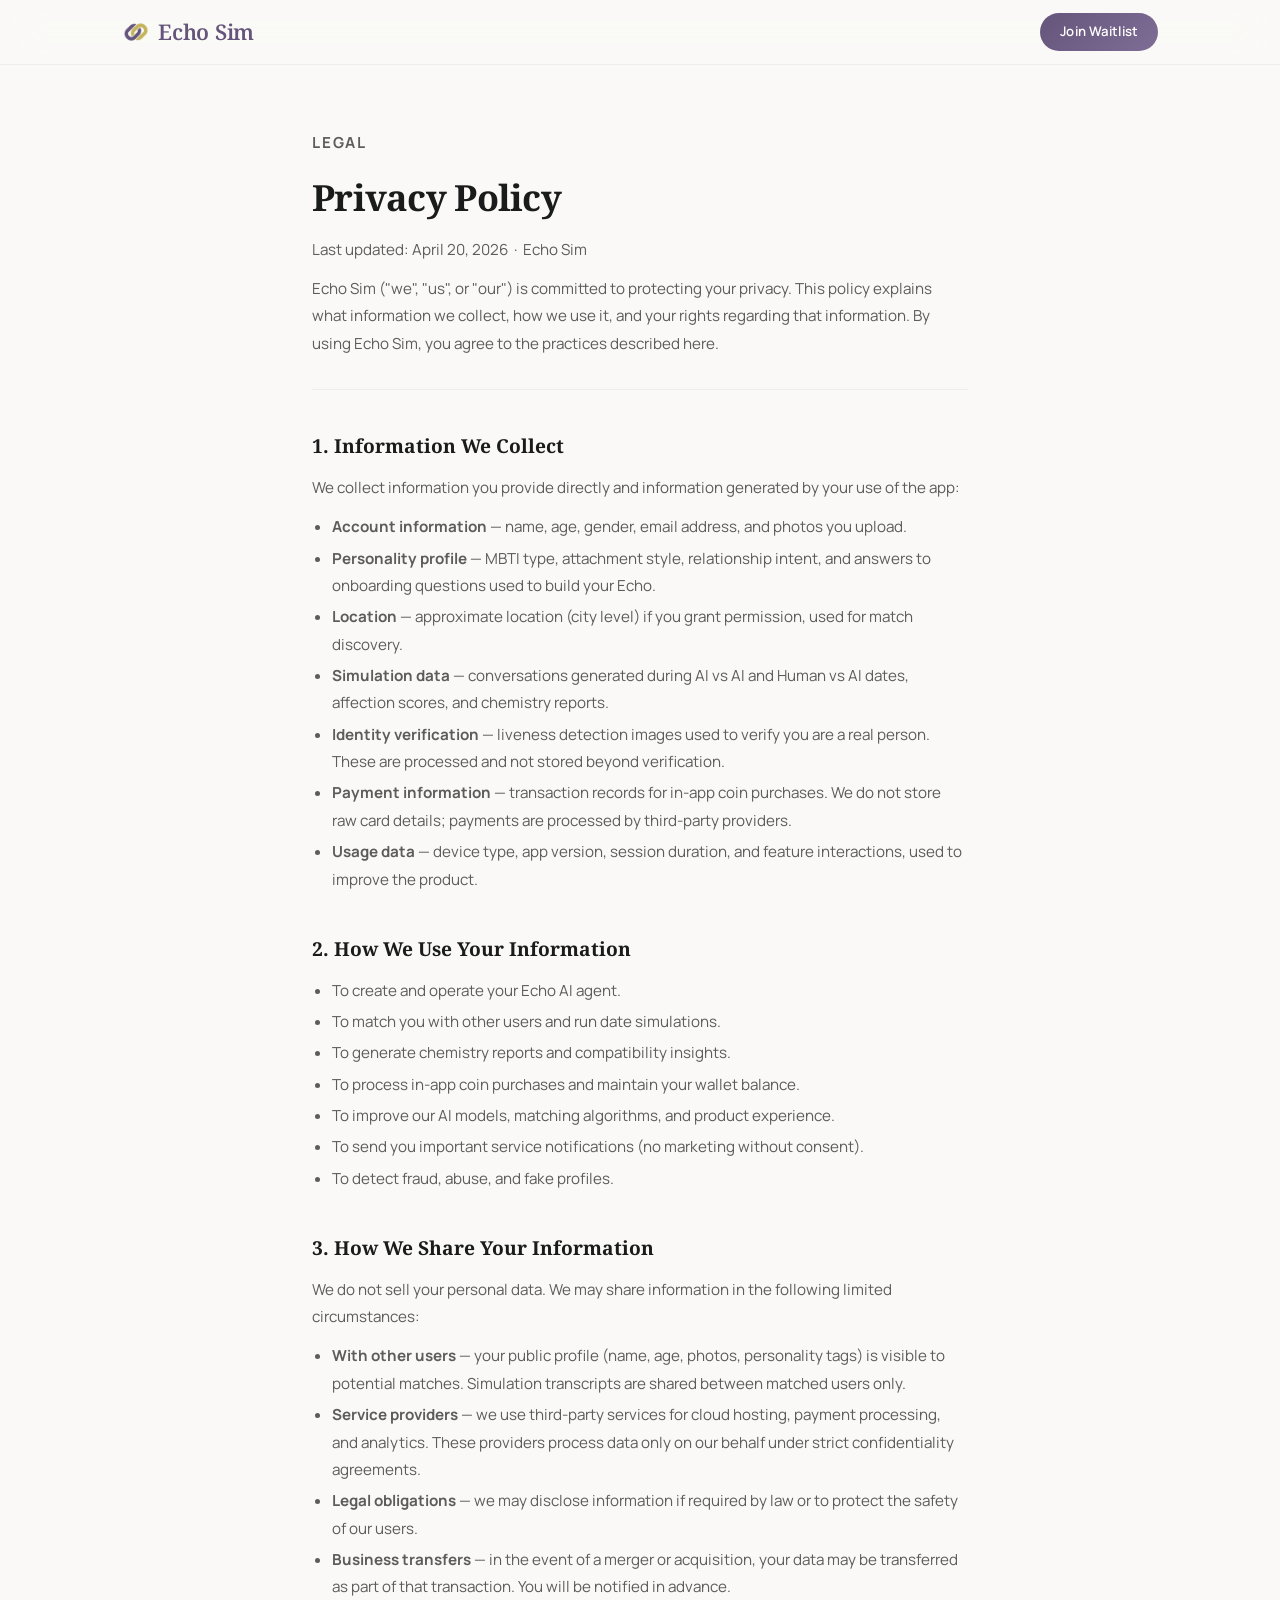
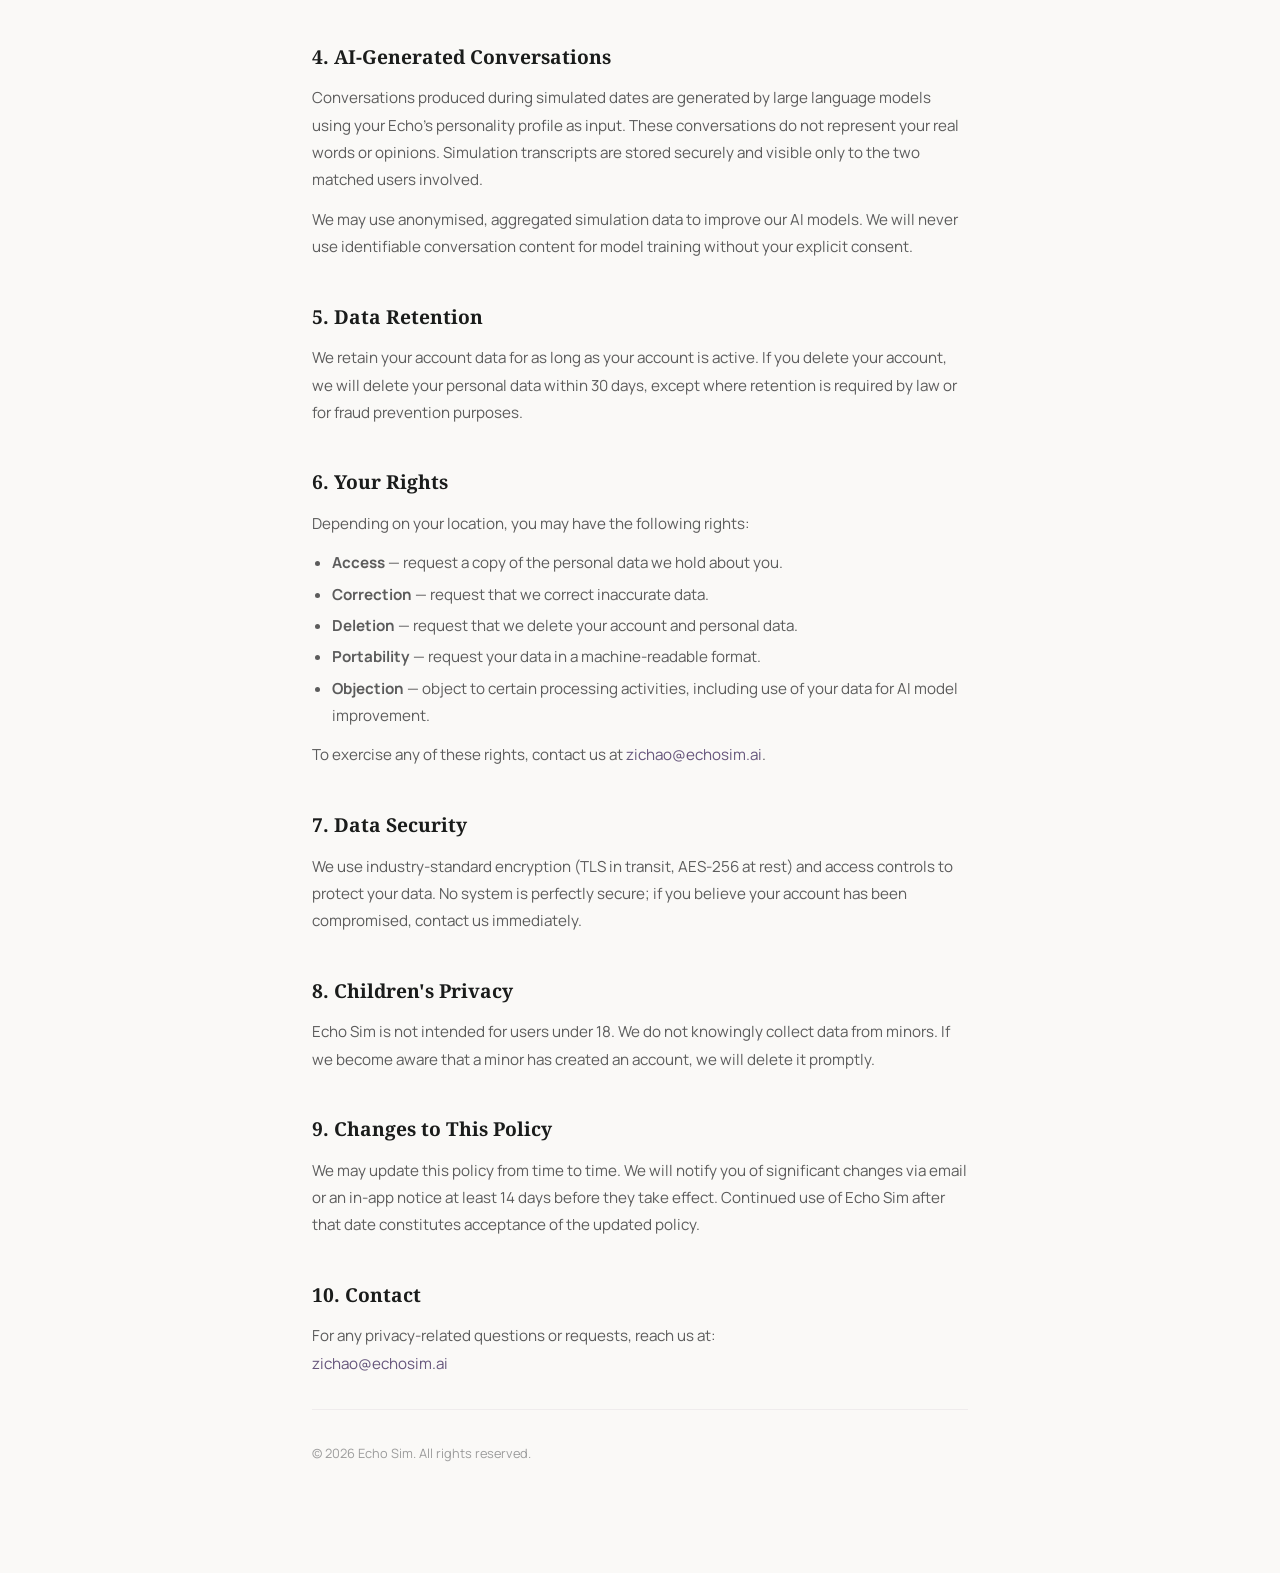
<file: privacy.html>
<!DOCTYPE html>
<html lang="en">

<head>
  <meta charset="UTF-8" />
  <meta name="viewport" content="width=device-width, initial-scale=1.0" />
  <title>Privacy Policy — Echo Sim</title>
  <meta name="description" content="Echo Sim Privacy Policy — how we collect, use, and protect your data." />
  <link rel="icon" type="image/png" href="logo.png" />
  <link rel="preconnect" href="https://fonts.googleapis.com" />
  <link rel="preconnect" href="https://fonts.gstatic.com" crossorigin />
  <link href="https://fonts.googleapis.com/css2?family=Noto+Serif:ital,wght@0,400;0,600;1,400&family=Manrope:wght@400;500;600;700&display=swap" rel="stylesheet" />
  <link rel="stylesheet" href="style.css" />
  <style>
    .privacy-body { max-width: 720px; margin: 0 auto; padding: 4rem 2rem 6rem; }
    .privacy-body h1 { font-family: var(--serif); font-size: 2.25rem; letter-spacing: -0.02em; margin-bottom: 0.5rem; }
    .privacy-meta { font-size: 0.825rem; color: var(--text-faint); margin-bottom: 3rem; }
    .privacy-body h2 { font-family: var(--serif); font-size: 1.2rem; margin: 2.5rem 0 0.75rem; color: var(--text); }
    .privacy-body p { font-size: 0.95rem; color: var(--text-muted); line-height: 1.8; margin-bottom: 0.75rem; }
    .privacy-body ul { padding-left: 1.25rem; margin-bottom: 0.75rem; }
    .privacy-body ul li { font-size: 0.95rem; color: var(--text-muted); line-height: 1.8; margin-bottom: 0.25rem; }
    .privacy-body a { color: var(--primary); text-decoration: none; }
    .privacy-body a:hover { text-decoration: underline; }
    .privacy-divider { border: none; border-top: 1px solid var(--outline); margin: 2rem 0; }
  </style>
</head>

<body>

  <nav class="nav">
    <div class="nav-inner container">
      <a href="index.html" class="logo"><img src="logo.png" alt="" class="logo-img" />Echo Sim</a>
      <a href="index.html#waitlist" class="btn btn-primary btn-sm">Join Waitlist</a>
    </div>
  </nav>

  <div class="privacy-body">
    <p class="section-eyebrow" style="margin-bottom: 0.75rem;">Legal</p>
    <h1>Privacy Policy</h1>
    <p class="privacy-meta">Last updated: April 20, 2026 &nbsp;·&nbsp; Echo Sim</p>

    <p>
      Echo Sim ("we", "us", or "our") is committed to protecting your privacy. This policy explains what
      information we collect, how we use it, and your rights regarding that information. By using Echo Sim,
      you agree to the practices described here.
    </p>

    <hr class="privacy-divider" />

    <h2>1. Information We Collect</h2>
    <p>We collect information you provide directly and information generated by your use of the app:</p>
    <ul>
      <li><strong>Account information</strong> — name, age, gender, email address, and photos you upload.</li>
      <li><strong>Personality profile</strong> — MBTI type, attachment style, relationship intent, and answers to onboarding questions used to build your Echo.</li>
      <li><strong>Location</strong> — approximate location (city level) if you grant permission, used for match discovery.</li>
      <li><strong>Simulation data</strong> — conversations generated during AI vs AI and Human vs AI dates, affection scores, and chemistry reports.</li>
      <li><strong>Identity verification</strong> — liveness detection images used to verify you are a real person. These are processed and not stored beyond verification.</li>
      <li><strong>Payment information</strong> — transaction records for in-app coin purchases. We do not store raw card details; payments are processed by third-party providers.</li>
      <li><strong>Usage data</strong> — device type, app version, session duration, and feature interactions, used to improve the product.</li>
    </ul>

    <h2>2. How We Use Your Information</h2>
    <ul>
      <li>To create and operate your Echo AI agent.</li>
      <li>To match you with other users and run date simulations.</li>
      <li>To generate chemistry reports and compatibility insights.</li>
      <li>To process in-app coin purchases and maintain your wallet balance.</li>
      <li>To improve our AI models, matching algorithms, and product experience.</li>
      <li>To send you important service notifications (no marketing without consent).</li>
      <li>To detect fraud, abuse, and fake profiles.</li>
    </ul>

    <h2>3. How We Share Your Information</h2>
    <p>We do not sell your personal data. We may share information in the following limited circumstances:</p>
    <ul>
      <li><strong>With other users</strong> — your public profile (name, age, photos, personality tags) is visible to potential matches. Simulation transcripts are shared between matched users only.</li>
      <li><strong>Service providers</strong> — we use third-party services for cloud hosting, payment processing, and analytics. These providers process data only on our behalf under strict confidentiality agreements.</li>
      <li><strong>Legal obligations</strong> — we may disclose information if required by law or to protect the safety of our users.</li>
      <li><strong>Business transfers</strong> — in the event of a merger or acquisition, your data may be transferred as part of that transaction. You will be notified in advance.</li>
    </ul>

    <h2>4. AI-Generated Conversations</h2>
    <p>
      Conversations produced during simulated dates are generated by large language models using your Echo's
      personality profile as input. These conversations do not represent your real words or opinions.
      Simulation transcripts are stored securely and visible only to the two matched users involved.
    </p>
    <p>
      We may use anonymised, aggregated simulation data to improve our AI models. We will never use
      identifiable conversation content for model training without your explicit consent.
    </p>

    <h2>5. Data Retention</h2>
    <p>
      We retain your account data for as long as your account is active. If you delete your account,
      we will delete your personal data within 30 days, except where retention is required by law
      or for fraud prevention purposes.
    </p>

    <h2>6. Your Rights</h2>
    <p>Depending on your location, you may have the following rights:</p>
    <ul>
      <li><strong>Access</strong> — request a copy of the personal data we hold about you.</li>
      <li><strong>Correction</strong> — request that we correct inaccurate data.</li>
      <li><strong>Deletion</strong> — request that we delete your account and personal data.</li>
      <li><strong>Portability</strong> — request your data in a machine-readable format.</li>
      <li><strong>Objection</strong> — object to certain processing activities, including use of your data for AI model improvement.</li>
    </ul>
    <p>To exercise any of these rights, contact us at <a href="mailto:zichao@echosim.ai">zichao@echosim.ai</a>.</p>

    <h2>7. Data Security</h2>
    <p>
      We use industry-standard encryption (TLS in transit, AES-256 at rest) and access controls to protect
      your data. No system is perfectly secure; if you believe your account has been compromised, contact
      us immediately.
    </p>

    <h2>8. Children's Privacy</h2>
    <p>
      Echo Sim is not intended for users under 18. We do not knowingly collect data from minors.
      If we become aware that a minor has created an account, we will delete it promptly.
    </p>

    <h2>9. Changes to This Policy</h2>
    <p>
      We may update this policy from time to time. We will notify you of significant changes via email
      or an in-app notice at least 14 days before they take effect. Continued use of Echo Sim after
      that date constitutes acceptance of the updated policy.
    </p>

    <h2>10. Contact</h2>
    <p>
      For any privacy-related questions or requests, reach us at:<br />
      <a href="mailto:zichao@echosim.ai">zichao@echosim.ai</a>
    </p>

    <hr class="privacy-divider" />
    <p style="font-size: 0.8rem; color: var(--text-faint);">© 2026 Echo Sim. All rights reserved.</p>
  </div>

</body>
</html>
</file>
<file: style.css>
/* ─── Reset & Base ──────────────────────────────────────────────────────── */
*, *::before, *::after { box-sizing: border-box; margin: 0; padding: 0; }

:root {
  --primary:        #65557b;
  --primary-light:  #7e6d95;
  --gold:           #8a7510;
  --gold-light:     #c4a84a;
  --bg:             #faf9f7;
  --bg-alt:         #f4f3f1;
  --bg-card:        #ffffff;
  --text:           #1a1c1b;
  --text-muted:     #5c5c5c;
  --text-faint:     #9c9c9c;
  --outline:        rgba(203, 196, 206, 0.25);

  --serif:          'Noto Serif', Georgia, serif;
  --sans:           'Manrope', system-ui, sans-serif;

  --radius-sm:      0.25rem;
  --radius:         1rem;
  --radius-xl:      1.5rem;
  --shadow:         0 8px 40px rgba(101, 85, 123, 0.06);
  --shadow-card:    0 2px 24px rgba(101, 85, 123, 0.08);

  --max-w:          1100px;
  --max-w-narrow:   680px;
}

html { scroll-behavior: smooth; }

body {
  font-family: var(--sans);
  background: var(--bg);
  color: var(--text);
  line-height: 1.65;
  font-size: 1rem;
  -webkit-font-smoothing: antialiased;
}

/* Subtle paper-grain texture */
body::before {
  content: '';
  position: fixed; inset: 0;
  background-image: url("data:image/svg+xml,%3Csvg viewBox='0 0 200 200' xmlns='http://www.w3.org/2000/svg'%3E%3Cfilter id='n'%3E%3CfeTurbulence type='fractalNoise' baseFrequency='0.9' numOctaves='4' stitchTiles='stitch'/%3E%3C/filter%3E%3Crect width='100%25' height='100%25' filter='url(%23n)' opacity='0.025'/%3E%3C/svg%3E");
  pointer-events: none;
  z-index: 0;
  opacity: 0.025;
}

/* ─── Utilities ──────────────────────────────────────────────────────────── */
.container {
  width: 100%;
  max-width: var(--max-w);
  margin: 0 auto;
  padding: 0 2rem;
}
.container--narrow { max-width: var(--max-w-narrow); }

/* ─── Buttons ────────────────────────────────────────────────────────────── */
.btn {
  display: inline-block;
  font-family: var(--sans);
  font-weight: 600;
  font-size: 0.9rem;
  letter-spacing: 0.01em;
  padding: 0.75rem 1.75rem;
  border-radius: 100px;
  text-decoration: none;
  cursor: pointer;
  border: none;
  transition: opacity 0.2s, transform 0.2s;
}
.btn:hover { opacity: 0.85; transform: translateY(-1px); }
.btn:active { transform: translateY(0); }

.btn-primary {
  background: linear-gradient(135deg, var(--primary), var(--primary-light));
  color: #fff;
}
.btn-ghost {
  background: transparent;
  color: var(--primary);
  box-shadow: inset 0 0 0 1.5px rgba(101, 85, 123, 0.3);
}
.btn-gold {
  background: linear-gradient(135deg, var(--gold), var(--gold-light));
  color: #fff;
}
.btn-sm { padding: 0.5rem 1.25rem; font-size: 0.825rem; }

/* ─── Nav ────────────────────────────────────────────────────────────────── */
.nav {
  position: sticky; top: 0; z-index: 100;
  background: rgba(250, 249, 247, 0.85);
  backdrop-filter: blur(20px);
  -webkit-backdrop-filter: blur(20px);
  border-bottom: 1px solid var(--outline);
}
.nav-inner {
  display: flex;
  align-items: center;
  justify-content: space-between;
  height: 4rem;
}
.logo {
  font-family: var(--serif);
  font-size: 1.35rem;
  font-weight: 600;
  color: var(--primary);
  text-decoration: none;
  letter-spacing: -0.01em;
  display: flex;
  align-items: center;
  gap: 0.5rem;
}
.logo--sm { font-size: 1.1rem; display: flex; align-items: center; gap: 0.4rem; }
.logo-img { width: 28px; height: 28px; object-fit: contain; border-radius: 6px; }
.logo-img--sm { width: 22px; height: 22px; }

/* ─── Hero ───────────────────────────────────────────────────────────────── */
.hero {
  padding: 6rem 0 4rem;
  overflow: hidden;
}
.hero-inner {
  display: grid;
  grid-template-columns: 1fr 1fr;
  gap: 4rem;
  align-items: center;
}
.hero-tag {
  display: inline-block;
  font-size: 0.75rem;
  font-weight: 700;
  letter-spacing: 0.1em;
  text-transform: uppercase;
  color: var(--primary);
  background: rgba(101, 85, 123, 0.08);
  padding: 0.3rem 0.85rem;
  border-radius: 100px;
  margin-bottom: 1.25rem;
}
.hero-headline {
  font-family: var(--serif);
  font-size: clamp(2.4rem, 5vw, 3.5rem);
  line-height: 1.15;
  letter-spacing: -0.02em;
  color: var(--text);
  margin-bottom: 1.25rem;
}
.hero-headline em {
  font-style: italic;
  color: var(--primary);
}
.hero-sub {
  font-size: 1.05rem;
  color: var(--text-muted);
  max-width: 480px;
  margin-bottom: 2rem;
  line-height: 1.75;
}
.hero-ctas {
  display: flex;
  gap: 0.75rem;
  flex-wrap: wrap;
}

/* Chat mockup */
.hero-visual { display: flex; justify-content: center; }
.chat-mockup {
  background: var(--bg-card);
  border-radius: var(--radius-xl);
  box-shadow: var(--shadow);
  border: 1px solid var(--outline);
  width: 100%;
  max-width: 420px;
  overflow: hidden;
}
.chat-header {
  display: flex;
  align-items: center;
  gap: 0.6rem;
  padding: 1rem 1.25rem;
  border-bottom: 1px solid var(--outline);
  background: var(--bg-alt);
  font-size: 0.82rem;
  font-weight: 600;
  color: var(--text-muted);
}
.chat-avatar {
  width: 28px; height: 28px;
  border-radius: 50%;
  display: flex; align-items: center; justify-content: center;
  font-size: 0.7rem; font-weight: 700; color: #fff;
  flex-shrink: 0;
}
.chat-avatar--a { background: linear-gradient(135deg, var(--primary), var(--primary-light)); }
.chat-avatar--b { background: linear-gradient(135deg, #7b8a65, #9aac80); }
.chat-divider { color: var(--text-faint); font-size: 0.75rem; flex: 1; text-align: center; }
.chat-name { font-size: 0.78rem; }

.chat-body { padding: 1.25rem; display: flex; flex-direction: column; gap: 0.75rem; }
.chat-bubble {
  padding: 0.65rem 1rem;
  border-radius: 1rem;
  font-size: 0.875rem;
  line-height: 1.5;
  max-width: 85%;
}
.chat-bubble--left {
  background: var(--bg-alt);
  color: var(--text);
  border-bottom-left-radius: 0.25rem;
  align-self: flex-start;
}
.chat-bubble--right {
  background: linear-gradient(135deg, var(--primary), var(--primary-light));
  color: #fff;
  border-bottom-right-radius: 0.25rem;
  align-self: flex-end;
}

.chat-footer {
  padding: 0.75rem 1.25rem 1rem;
  border-top: 1px solid var(--outline);
}
.affection-bar { display: flex; align-items: center; gap: 0.6rem; }
.affection-label { font-size: 0.72rem; font-weight: 700; color: var(--text-faint); text-transform: uppercase; letter-spacing: 0.08em; white-space: nowrap; }
.affection-track {
  flex: 1; height: 6px;
  background: var(--bg-alt);
  border-radius: 100px;
  overflow: hidden;
}
.affection-fill {
  height: 100%;
  background: linear-gradient(90deg, var(--primary), var(--gold-light));
  border-radius: 100px;
  transition: width 1s ease;
}
.affection-value { font-size: 0.75rem; font-weight: 700; color: var(--primary); white-space: nowrap; }

/* ─── Section base ───────────────────────────────────────────────────────── */
.section { padding: 6rem 0; }
.section--alt { background: var(--bg-alt); }

.section-eyebrow {
  font-size: 0.72rem;
  font-weight: 700;
  letter-spacing: 0.12em;
  text-transform: uppercase;
  color: var(--primary);
  margin-bottom: 0.75rem;
}
.section-eyebrow--light { color: rgba(255,255,255,0.6); }

.section-title {
  font-family: var(--serif);
  font-size: clamp(1.8rem, 4vw, 2.75rem);
  line-height: 1.2;
  letter-spacing: -0.02em;
  margin-bottom: 3rem;
}
.section-title em { font-style: italic; color: var(--primary); }
.section-title--light { color: #fff; }
.section-title--light em { color: rgba(255,255,255,0.7); }

/* ─── Pain cards ─────────────────────────────────────────────────────────── */
.pain-grid {
  display: grid;
  grid-template-columns: repeat(3, 1fr);
  gap: 1.5rem;
}
.pain-card {
  background: var(--bg-card);
  border-radius: var(--radius-xl);
  padding: 2rem;
  box-shadow: var(--shadow-card);
}
.pain-icon { font-size: 1.75rem; margin-bottom: 1rem; }
.pain-card h3 {
  font-family: var(--serif);
  font-size: 1.1rem;
  margin-bottom: 0.6rem;
  color: var(--text);
}
.pain-card p { font-size: 0.9rem; color: var(--text-muted); line-height: 1.65; }

/* ─── Steps ──────────────────────────────────────────────────────────────── */
.steps {
  display: flex;
  flex-direction: column;
  gap: 0;
  max-width: 640px;
}
.step {
  display: flex;
  gap: 2rem;
  align-items: flex-start;
}
.step-number {
  font-family: var(--serif);
  font-size: 2rem;
  font-weight: 600;
  color: rgba(101, 85, 123, 0.18);
  line-height: 1;
  flex-shrink: 0;
  padding-top: 0.1rem;
  min-width: 2.5rem;
}
.step-content h3 {
  font-family: var(--serif);
  font-size: 1.2rem;
  margin-bottom: 0.5rem;
  color: var(--text);
}
.step-content p { font-size: 0.925rem; color: var(--text-muted); line-height: 1.7; }
.step-connector {
  width: 1px;
  height: 2.5rem;
  background: var(--outline);
  margin: 0.75rem 0 0.75rem 1.2rem;
}

/* ─── Features ───────────────────────────────────────────────────────────── */
.features-grid {
  display: grid;
  grid-template-columns: repeat(3, 1fr);
  gap: 1.5rem;
}
.feature-card {
  background: var(--bg-card);
  border-radius: var(--radius-xl);
  padding: 2rem;
  box-shadow: var(--shadow-card);
}
.feature-card--wide { grid-column: span 2; }
.feature-icon { font-size: 1.5rem; margin-bottom: 1rem; }
.feature-card h3 {
  font-family: var(--serif);
  font-size: 1.05rem;
  margin-bottom: 0.5rem;
  color: var(--text);
}
.feature-card p { font-size: 0.875rem; color: var(--text-muted); line-height: 1.65; }

/* ─── Comparison table ───────────────────────────────────────────────────── */
.compare-table-wrap {
  overflow-x: auto;
  border-radius: var(--radius-xl);
  box-shadow: var(--shadow-card);
}
.compare-table {
  width: 100%;
  border-collapse: collapse;
  background: var(--bg-card);
  font-size: 0.9rem;
}
.compare-table th, .compare-table td {
  padding: 1rem 1.5rem;
  text-align: left;
  border-bottom: 1px solid var(--outline);
}
.compare-table thead th {
  font-family: var(--sans);
  font-size: 0.75rem;
  font-weight: 700;
  text-transform: uppercase;
  letter-spacing: 0.08em;
  color: var(--text-faint);
  background: var(--bg-alt);
}
.compare-table tbody tr:last-child td { border-bottom: none; }
.compare-table tbody td:first-child {
  font-weight: 600;
  color: var(--text);
  white-space: nowrap;
}
.compare-table tbody td:nth-child(2) { color: var(--text-muted); }
.compare-highlight {
  background: rgba(101, 85, 123, 0.05) !important;
  color: var(--primary) !important;
  font-weight: 500;
}
.compare-table thead .compare-highlight {
  color: var(--primary) !important;
  font-weight: 700;
}

/* ─── Waitlist CTA ───────────────────────────────────────────────────────── */
.section--cta {
  background: linear-gradient(135deg, var(--primary) 0%, #4a3d5c 100%);
  text-align: center;
}
.waitlist-sub {
  font-size: 1rem;
  color: rgba(255,255,255,0.7);
  margin-bottom: 2rem;
  line-height: 1.7;
}
.waitlist-form {
  display: flex;
  gap: 0.75rem;
  justify-content: center;
  flex-wrap: wrap;
  margin-bottom: 1rem;
}
.waitlist-input {
  padding: 0.75rem 1.25rem;
  border-radius: 100px;
  border: none;
  background: rgba(255,255,255,0.15);
  color: #fff;
  font-family: var(--sans);
  font-size: 0.9rem;
  width: 280px;
  outline: none;
  backdrop-filter: blur(10px);
  transition: background 0.2s;
}
.waitlist-input::placeholder { color: rgba(255,255,255,0.45); }
.waitlist-input:focus { background: rgba(255,255,255,0.22); }
.waitlist-note {
  font-size: 0.85rem;
  min-height: 1.25rem;
  color: rgba(255,255,255,0.55);
}

/* ─── Footer ─────────────────────────────────────────────────────────────── */
.footer {
  padding: 2rem 0;
  background: var(--bg-alt);
  border-top: 1px solid var(--outline);
}
.footer-inner {
  display: flex;
  align-items: center;
  justify-content: space-between;
  gap: 1rem;
  flex-wrap: wrap;
}
.footer-copy { font-size: 0.8rem; color: var(--text-faint); }
.footer-links { display: flex; gap: 1.5rem; }
.footer-links a {
  font-size: 0.8rem;
  color: var(--text-faint);
  text-decoration: none;
  transition: color 0.2s;
}
.footer-links a:hover { color: var(--primary); }

/* ─── Market Opportunity ─────────────────────────────────────────────────── */
.market-inner {
  display: grid;
  grid-template-columns: 1fr 1fr;
  gap: 4rem;
  align-items: center;
}
.market-body {
  font-size: 0.975rem;
  color: var(--text-muted);
  line-height: 1.75;
  margin-bottom: 1rem;
}
.market-stats {
  display: flex;
  gap: 3rem;
  margin-top: 2rem;
  flex-wrap: wrap;
}
.stat { display: flex; flex-direction: column; gap: 0.25rem; }
.stat-value {
  font-family: var(--serif);
  font-size: 1.75rem;
  font-weight: 600;
  color: var(--primary);
  letter-spacing: -0.02em;
}
.stat-label { font-size: 0.78rem; color: var(--text-faint); line-height: 1.4; max-width: 120px; }
.stat-source {
  font-size: 0.68rem;
  color: var(--primary);
  text-decoration: none;
  opacity: 0.7;
  margin-top: 0.2rem;
  display: block;
}
.stat-source:hover { opacity: 1; text-decoration: underline; }

/* ─── Step 1: Echo profile mock ─────────────────────────────────────────── */
.mock-echo-header {
  display: flex;
  align-items: center;
  gap: 0.75rem;
  padding: 1rem 1rem 0.75rem;
  background: linear-gradient(135deg, var(--primary), var(--primary-light));
  color: #fff;
}
.mock-echo-avatar {
  width: 42px; height: 42px;
  border-radius: 50%;
  background: rgba(255,255,255,0.2);
  display: flex; align-items: center; justify-content: center;
  font-family: var(--serif);
  font-size: 1.1rem;
  font-weight: 600;
  flex-shrink: 0;
}
.mock-echo-name {
  font-family: var(--serif);
  font-size: 0.95rem;
  font-weight: 600;
}
.mock-echo-sub {
  font-size: 0.68rem;
  opacity: 0.75;
  margin-top: 0.1rem;
}
.mock-echo-badge {
  margin-left: auto;
  width: 24px; height: 24px;
  border-radius: 50%;
  background: rgba(255,255,255,0.2);
  display: flex; align-items: center; justify-content: center;
  font-size: 0.7rem;
}
.mock-echo-body {
  padding: 0.9rem 1rem;
  display: flex;
  flex-direction: column;
  gap: 0.4rem;
  flex: 1;
}
.mock-echo-section-label {
  font-size: 0.62rem;
  font-weight: 700;
  letter-spacing: 0.1em;
  text-transform: uppercase;
  color: var(--text-faint);
  margin-top: 0.5rem;
}
.mock-echo-tags {
  display: flex;
  flex-wrap: wrap;
  gap: 0.35rem;
}
.mock-tag {
  font-size: 0.7rem;
  font-weight: 600;
  padding: 0.2rem 0.6rem;
  border-radius: 100px;
  background: var(--bg-alt);
  color: var(--text-muted);
}
.mock-tag--mbti {
  background: rgba(101,85,123,0.12);
  color: var(--primary);
}
.mock-intent-bar {
  height: 5px;
  background: var(--bg-alt);
  border-radius: 100px;
  overflow: hidden;
  margin-top: 0.25rem;
}
.mock-intent-fill {
  height: 100%;
  background: linear-gradient(90deg, var(--primary), var(--primary-light));
  border-radius: 100px;
}
.mock-intent-labels {
  display: flex;
  justify-content: space-between;
  font-size: 0.62rem;
  color: var(--text-faint);
  margin-top: 0.2rem;
}
.mock-echo-bio {
  font-size: 0.75rem;
  color: var(--text-muted);
  line-height: 1.5;
  font-style: italic;
  background: var(--bg-alt);
  padding: 0.5rem 0.65rem;
  border-radius: 0.5rem;
  margin-top: 0.25rem;
}
.mock-echo-footer {
  padding: 0.5rem 1rem 0.75rem;
  flex-shrink: 0;
}

/* ─── Market chart ───────────────────────────────────────────────────────── */
.market-chart {
  background: var(--bg-card);
  border-radius: var(--radius-xl);
  padding: 1.75rem 1.75rem 1.25rem;
  box-shadow: var(--shadow-card);
}
.chart-label {
  font-size: 0.72rem;
  font-weight: 700;
  letter-spacing: 0.1em;
  text-transform: uppercase;
  color: var(--text-faint);
  margin-bottom: 1.25rem;
}
.chart-bars {
  display: flex;
  align-items: flex-end;
  gap: 0.5rem;
  height: 160px;
}
.chart-col {
  flex: 1;
  display: flex;
  flex-direction: column;
  align-items: center;
  justify-content: flex-end;
  gap: 0.35rem;
  height: 100%;
}
.chart-value {
  font-size: 0.65rem;
  font-weight: 700;
  color: var(--text-muted);
  white-space: nowrap;
}
.chart-bar {
  width: 100%;
  height: var(--bar-h);
  background: linear-gradient(to top, var(--primary), var(--primary-light));
  border-radius: 4px 4px 0 0;
  transform: scaleY(0);
  transform-origin: bottom;
  transition: transform 0.7s cubic-bezier(0.34, 1.2, 0.64, 1);
}
.chart-bar--gold {
  background: linear-gradient(to top, var(--gold), var(--gold-light));
}
.market-chart.visible .chart-bar { transform: scaleY(1); }
.market-chart.visible .chart-col:nth-child(1) .chart-bar { transition-delay: 0.05s; }
.market-chart.visible .chart-col:nth-child(2) .chart-bar { transition-delay: 0.12s; }
.market-chart.visible .chart-col:nth-child(3) .chart-bar { transition-delay: 0.19s; }
.market-chart.visible .chart-col:nth-child(4) .chart-bar { transition-delay: 0.26s; }
.market-chart.visible .chart-col:nth-child(5) .chart-bar { transition-delay: 0.33s; }
.market-chart.visible .chart-col:nth-child(6) .chart-bar { transition-delay: 0.40s; }
.chart-year {
  font-size: 0.7rem;
  font-weight: 600;
  color: var(--text-faint);
}
.chart-year--gold { color: var(--gold); }
.chart-source {
  font-size: 0.68rem;
  color: var(--text-faint);
  margin-top: 1rem;
  padding-top: 0.75rem;
  border-top: 1px solid var(--outline);
}
.chart-source a { color: var(--primary); text-decoration: none; }
.chart-source a:hover { text-decoration: underline; }

/* ─── Phone frame ────────────────────────────────────────────────────────── */
/* iPhone 15 Pro — Black Titanium */
.phone-frame {
  width: 310px;
  min-height: 670px;
  background: #1c1c1e;
  border-radius: 3.75rem;
  padding: 1.1rem 0.7rem 1.1rem;
  /* Titanium brushed-metal edge effect */
  box-shadow:
    0 0 0 1px rgba(255,255,255,0.14),
    0 0 0 2.5px #3a3a3c,
    0 0 0 4px #1c1c1e,
    inset 0 1px 0 rgba(255,255,255,0.06),
    0 40px 80px rgba(0,0,0,0.5),
    0 8px 24px rgba(0,0,0,0.3);
  position: relative;
  flex-shrink: 0;
  display: flex;
  flex-direction: column;
}
/* Action button (left, replaces mute switch on 15 Pro) */
.phone-frame::before {
  content: '';
  position: absolute;
  left: -3.5px;
  top: 4.75rem;
  width: 3.5px;
  height: 1.5rem;
  background: #3a3a3c;
  border-radius: 2px 0 0 2px;
  /* volume up + volume down below */
  box-shadow:
    0 2.25rem 0 #3a3a3c,
    0 4rem 0 #3a3a3c;
}
/* Power / side button */
.phone-frame::after {
  content: '';
  position: absolute;
  right: -3.5px;
  top: 6.5rem;
  width: 3.5px;
  height: 3.5rem;
  background: #3a3a3c;
  border-radius: 0 2px 2px 0;
}
/* Dynamic Island */
.phone-notch {
  width: 100px;
  height: 24px;
  background: #000;
  border-radius: 100px;
  margin: 0 auto 0.8rem;
}
/* Screen inset — thin bezel like 15 Pro */
.phone-frame .mock-card {
  border-radius: 3rem;
  overflow: hidden;
  border: none;
  box-shadow: none;
  flex: 1;
  display: flex;
  flex-direction: column;
}
/* USB-C port */
.phone-home-bar {
  width: 36px;
  height: 5px;
  background: #2c2c2e;
  border-radius: 3px;
  margin: 0.75rem auto 0;
  box-shadow: inset 0 1px 2px rgba(0,0,0,0.6);
}
.phone-frame .mock-card-header { flex-shrink: 0; }
.phone-frame .mock-card-footer { flex-shrink: 0; }
.phone-frame .mock-mini-chat { flex: 1; overflow: hidden; }
.phone-frame .mock-report-header { flex-shrink: 0; }
.phone-frame .mock-report-curve { flex: 1; display: flex; flex-direction: column; justify-content: center; padding-top: 1rem; padding-bottom: 1rem; }
.phone-frame .mock-report-actions { flex-shrink: 0; }

/* ─── Step mocks ─────────────────────────────────────────────────────────── */
.mock-card {
  background: var(--bg-card);
  border-radius: var(--radius-xl);
  box-shadow: var(--shadow-card);
  overflow: hidden;
  border: 1px solid var(--outline);
}
.mock-card-header {
  padding: 1rem 1.25rem 0.75rem;
  background: var(--bg-alt);
  border-bottom: 1px solid var(--outline);
  display: flex;
  align-items: center;
  justify-content: space-between;
  gap: 1rem;
}
.mock-sim-avatars {
  display: flex;
  align-items: center;
  gap: 0.5rem;
}
.mock-avatar {
  width: 30px; height: 30px;
  border-radius: 50%;
  display: flex; align-items: center; justify-content: center;
  font-size: 0.75rem; font-weight: 700; color: #fff;
  flex-shrink: 0;
}
.mock-avatar--a { background: linear-gradient(135deg, var(--primary), var(--primary-light)); }
.mock-avatar--b { background: linear-gradient(135deg, #7b8a65, #9aac80); }
.mock-sim-pulse {
  display: flex; gap: 3px; align-items: center;
}
.mock-sim-pulse span {
  width: 5px; height: 5px;
  border-radius: 50%;
  background: var(--primary);
  animation: pulse-dot 1.2s ease-in-out infinite;
  opacity: 0.4;
}
.mock-sim-pulse span:nth-child(2) { animation-delay: 0.2s; }
.mock-sim-pulse span:nth-child(3) { animation-delay: 0.4s; }
@keyframes pulse-dot {
  0%, 100% { opacity: 0.2; transform: scale(0.8); }
  50% { opacity: 1; transform: scale(1.2); }
}
.mock-sim-status {
  display: flex; align-items: center; gap: 0.4rem;
  font-size: 0.72rem; font-weight: 600; color: var(--text-muted);
}
.mock-status-dot {
  width: 7px; height: 7px; border-radius: 50%;
  background: #4caf50;
  box-shadow: 0 0 0 2px rgba(76,175,80,0.25);
  animation: pulse-green 2s ease-in-out infinite;
}
@keyframes pulse-green {
  0%, 100% { box-shadow: 0 0 0 2px rgba(76,175,80,0.25); }
  50% { box-shadow: 0 0 0 5px rgba(76,175,80,0.1); }
}
.mock-mini-chat {
  padding: 0.9rem 1.1rem;
  display: flex; flex-direction: column; gap: 0.5rem;
}
.mock-mini-bubble {
  padding: 0.45rem 0.75rem;
  border-radius: 0.85rem;
  font-size: 0.78rem;
  line-height: 1.45;
  max-width: 88%;
}
.mock-mini-bubble--left {
  background: var(--bg-alt);
  color: var(--text);
  border-bottom-left-radius: 0.2rem;
  align-self: flex-start;
}
.mock-mini-bubble--right {
  background: linear-gradient(135deg, var(--primary), var(--primary-light));
  color: #fff;
  border-bottom-right-radius: 0.2rem;
  align-self: flex-end;
}
.mock-card-footer {
  display: flex; align-items: center; gap: 0.6rem;
  padding: 0.6rem 1.1rem 0.9rem;
  border-top: 1px solid var(--outline);
}
.mock-fill-animated {
  animation: fill-grow 2s ease-out forwards;
}
@keyframes fill-grow {
  from { width: 10%; }
  to { width: 58%; }
}

/* Chemistry report mock */
.mock-report-header {
  padding: 1.25rem 1.25rem 1rem;
  display: flex;
  gap: 1rem;
  align-items: flex-start;
  border-bottom: 1px solid var(--outline);
}
.mock-report-score-wrap { flex-shrink: 0; text-align: center; }
.mock-report-score {
  font-family: var(--serif);
  font-size: 2.25rem;
  font-weight: 600;
  line-height: 1;
  color: var(--primary);
}
.mock-report-score::after { content: '%'; font-size: 1rem; }
.mock-report-score-label {
  font-size: 0.62rem;
  font-weight: 700;
  letter-spacing: 0.08em;
  text-transform: uppercase;
  color: var(--text-faint);
  margin-top: 0.2rem;
}
.mock-report-verdict {
  font-size: 0.8rem;
  color: var(--text-muted);
  line-height: 1.55;
  padding-top: 0.25rem;
}
.mock-report-curve {
  padding: 0.75rem 1.25rem 0.25rem;
}
.mock-report-curve svg { width: 100%; height: auto; display: block; }
.mock-curve-legend {
  display: flex;
  align-items: center;
  gap: 0.5rem;
  font-size: 0.68rem;
  color: var(--text-muted);
  margin-bottom: 0.5rem;
  flex-wrap: wrap;
}
.mock-legend-dot {
  width: 8px; height: 8px;
  border-radius: 50%;
  flex-shrink: 0;
}
.mock-legend-dot--you { background: var(--primary); }
.mock-legend-dot--them { background: #9aac80; }
.mock-curve-labels {
  display: flex;
  justify-content: space-between;
  font-size: 0.65rem;
  color: var(--text-faint);
  letter-spacing: 0.06em;
  text-transform: uppercase;
  margin-top: 0.2rem;
}
.mock-report-actions {
  padding: 0.75rem 1.25rem 1rem;
  display: flex;
  flex-direction: column;
  gap: 0.5rem;
}
.mock-action-btn {
  text-align: center;
  padding: 0.5rem;
  border-radius: 100px;
  font-size: 0.78rem;
  font-weight: 600;
  cursor: default;
}
.mock-action-btn--primary {
  background: linear-gradient(135deg, var(--primary), var(--primary-light));
  color: #fff;
}
.mock-action-btn--ghost {
  box-shadow: inset 0 0 0 1.5px rgba(101,85,123,0.25);
  color: var(--primary);
}

/* ─── Screenshot placeholders ────────────────────────────────────────────── */
.screenshot-placeholder {
  background: var(--bg-alt);
  border: 2px dashed rgba(101, 85, 123, 0.25);
  border-radius: var(--radius-xl);
  padding: 2.5rem 1.5rem;
  display: flex;
  align-items: center;
  justify-content: center;
  min-height: 220px;
}
.screenshot-placeholder--sm { min-height: 160px; padding: 1.5rem; }
.screenshot-placeholder--accent {
  border-color: rgba(138, 117, 16, 0.35);
  background: rgba(138, 117, 16, 0.04);
}
.screenshot-placeholder-inner { text-align: center; }
.screenshot-placeholder-icon { font-size: 2rem; margin-bottom: 0.75rem; }
.screenshot-placeholder-text {
  font-size: 0.8rem;
  color: var(--text-faint);
  line-height: 1.6;
}
.screenshot-placeholder-text strong {
  display: block;
  font-size: 0.7rem;
  letter-spacing: 0.1em;
  text-transform: uppercase;
  color: var(--primary);
  margin-bottom: 0.3rem;
}
.screenshot-placeholder--accent .screenshot-placeholder-text strong { color: var(--gold); }

/* ─── How It Works layout with screenshots ───────────────────────────────── */
.steps-layout {
  display: grid;
  grid-template-columns: repeat(3, 1fr);
  gap: 2rem;
  align-items: start;
}
.step-col {
  display: flex;
  flex-direction: column;
  align-items: center;
  gap: 2rem;
}
.step-col .step { align-self: flex-start; width: 100%; }
.steps-screenshots {
  display: flex;
  flex-direction: row;
  gap: 1rem;
  align-items: flex-start;
  justify-content: center;
}

/* ─── Technology ─────────────────────────────────────────────────────────── */
.tech-grid {
  display: grid;
  grid-template-columns: repeat(2, 1fr);
  gap: 1.5rem;
  margin-bottom: 2rem;
}
.tech-card {
  background: var(--bg-card);
  border-radius: var(--radius-xl);
  padding: 2rem;
  box-shadow: var(--shadow-card);
}
.tech-icon { font-size: 1.5rem; margin-bottom: 1rem; }
.tech-card h3 {
  font-family: var(--serif);
  font-size: 1.05rem;
  margin-bottom: 0.5rem;
  color: var(--text);
}
.tech-card p { font-size: 0.875rem; color: var(--text-muted); line-height: 1.65; }

.tech-stack-bar {
  display: flex;
  align-items: center;
  gap: 0.6rem;
  flex-wrap: wrap;
  padding: 1.25rem 1.5rem;
  background: var(--bg-card);
  border-radius: var(--radius);
  box-shadow: var(--shadow-card);
}
.tech-stack-label {
  font-size: 0.72rem;
  font-weight: 700;
  letter-spacing: 0.1em;
  text-transform: uppercase;
  color: var(--text-faint);
  margin-right: 0.5rem;
}
.tech-badge {
  font-size: 0.78rem;
  font-weight: 600;
  color: var(--primary);
  background: rgba(101, 85, 123, 0.08);
  padding: 0.25rem 0.7rem;
  border-radius: 100px;
}

/* ─── Team ───────────────────────────────────────────────────────────────── */
.team-grid {
  display: flex;
  gap: 1.5rem;
  flex-wrap: wrap;
}
.team-card {
  display: flex;
  gap: 1.5rem;
  align-items: flex-start;
  background: var(--bg-card);
  border-radius: var(--radius-xl);
  padding: 2rem;
  box-shadow: var(--shadow-card);
  max-width: 520px;
}
.team-avatar { flex-shrink: 0; }
.team-avatar img, .team-avatar-placeholder {
  width: 72px; height: 72px;
  border-radius: 50%;
  object-fit: cover;
}
.team-avatar-placeholder {
  background: linear-gradient(135deg, var(--primary), var(--primary-light));
  color: #fff;
  display: flex; align-items: center; justify-content: center;
  font-family: var(--serif);
  font-size: 1.75rem;
  font-weight: 600;
}
.team-name {
  font-family: var(--serif);
  font-size: 1.1rem;
  color: var(--text);
  margin-bottom: 0.15rem;
}
.team-role {
  font-size: 0.75rem;
  font-weight: 700;
  letter-spacing: 0.08em;
  text-transform: uppercase;
  color: var(--primary);
  margin-bottom: 0.75rem;
}
.team-bio { font-size: 0.875rem; color: var(--text-muted); line-height: 1.65; margin-bottom: 0.75rem; }
.team-link {
  font-size: 0.825rem;
  font-weight: 600;
  color: var(--primary);
  text-decoration: none;
}
.team-link:hover { text-decoration: underline; }

/* ─── Hero layout fix ────────────────────────────────────────────────────── */
.hero-left { display: flex; flex-direction: column; }

/* ─── Scroll reveal ──────────────────────────────────────────────────────── */
.reveal { opacity: 0; transform: translateY(20px); transition: opacity 0.5s ease, transform 0.5s ease; }
.reveal.visible { opacity: 1; transform: translateY(0); }

/* ─── Responsive ─────────────────────────────────────────────────────────── */
@media (max-width: 900px) {
  .hero-inner { grid-template-columns: 1fr; gap: 3rem; }
  .hero-visual { order: -1; }
  .pain-grid { grid-template-columns: 1fr; }
  .features-grid { grid-template-columns: 1fr; }
  .feature-card--wide { grid-column: span 1; }
  .compare-table th:nth-child(2), .compare-table td:nth-child(2) { display: none; }
  .market-inner { grid-template-columns: 1fr; gap: 2.5rem; }
  .steps-layout { grid-template-columns: 1fr; gap: 3rem; }
  .step-col { align-items: flex-start; }
  .steps-screenshots { justify-content: flex-start; }
  .tech-grid { grid-template-columns: 1fr; }
  .team-card { max-width: 100%; }
}

@media (max-width: 600px) {
  .container { padding: 0 1.25rem; }
  .section { padding: 4rem 0; }
  .hero { padding: 3.5rem 0 2.5rem; }
  .hero-ctas { flex-direction: column; }
  .btn { text-align: center; }
  .waitlist-form { flex-direction: column; align-items: center; }
  .waitlist-input { width: 100%; max-width: 320px; }
  .footer-inner { flex-direction: column; text-align: center; }
}
</file>
